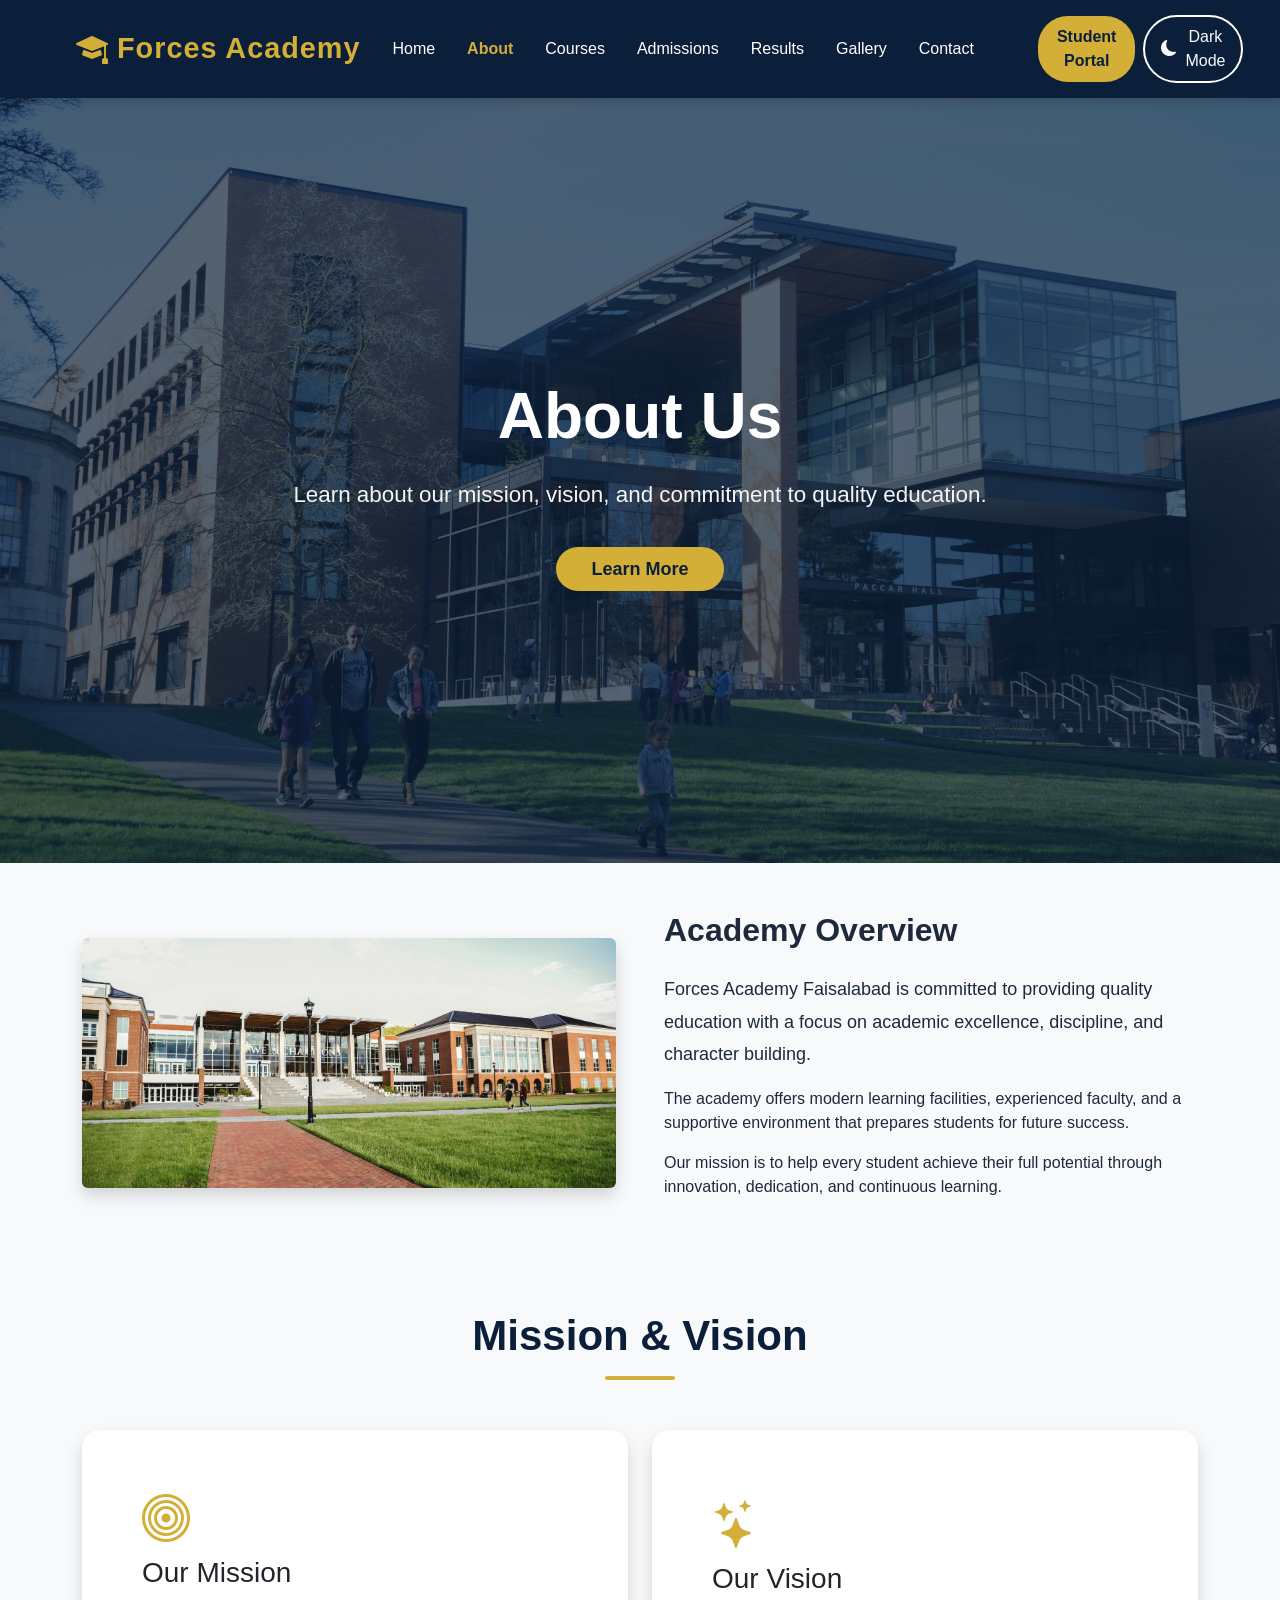
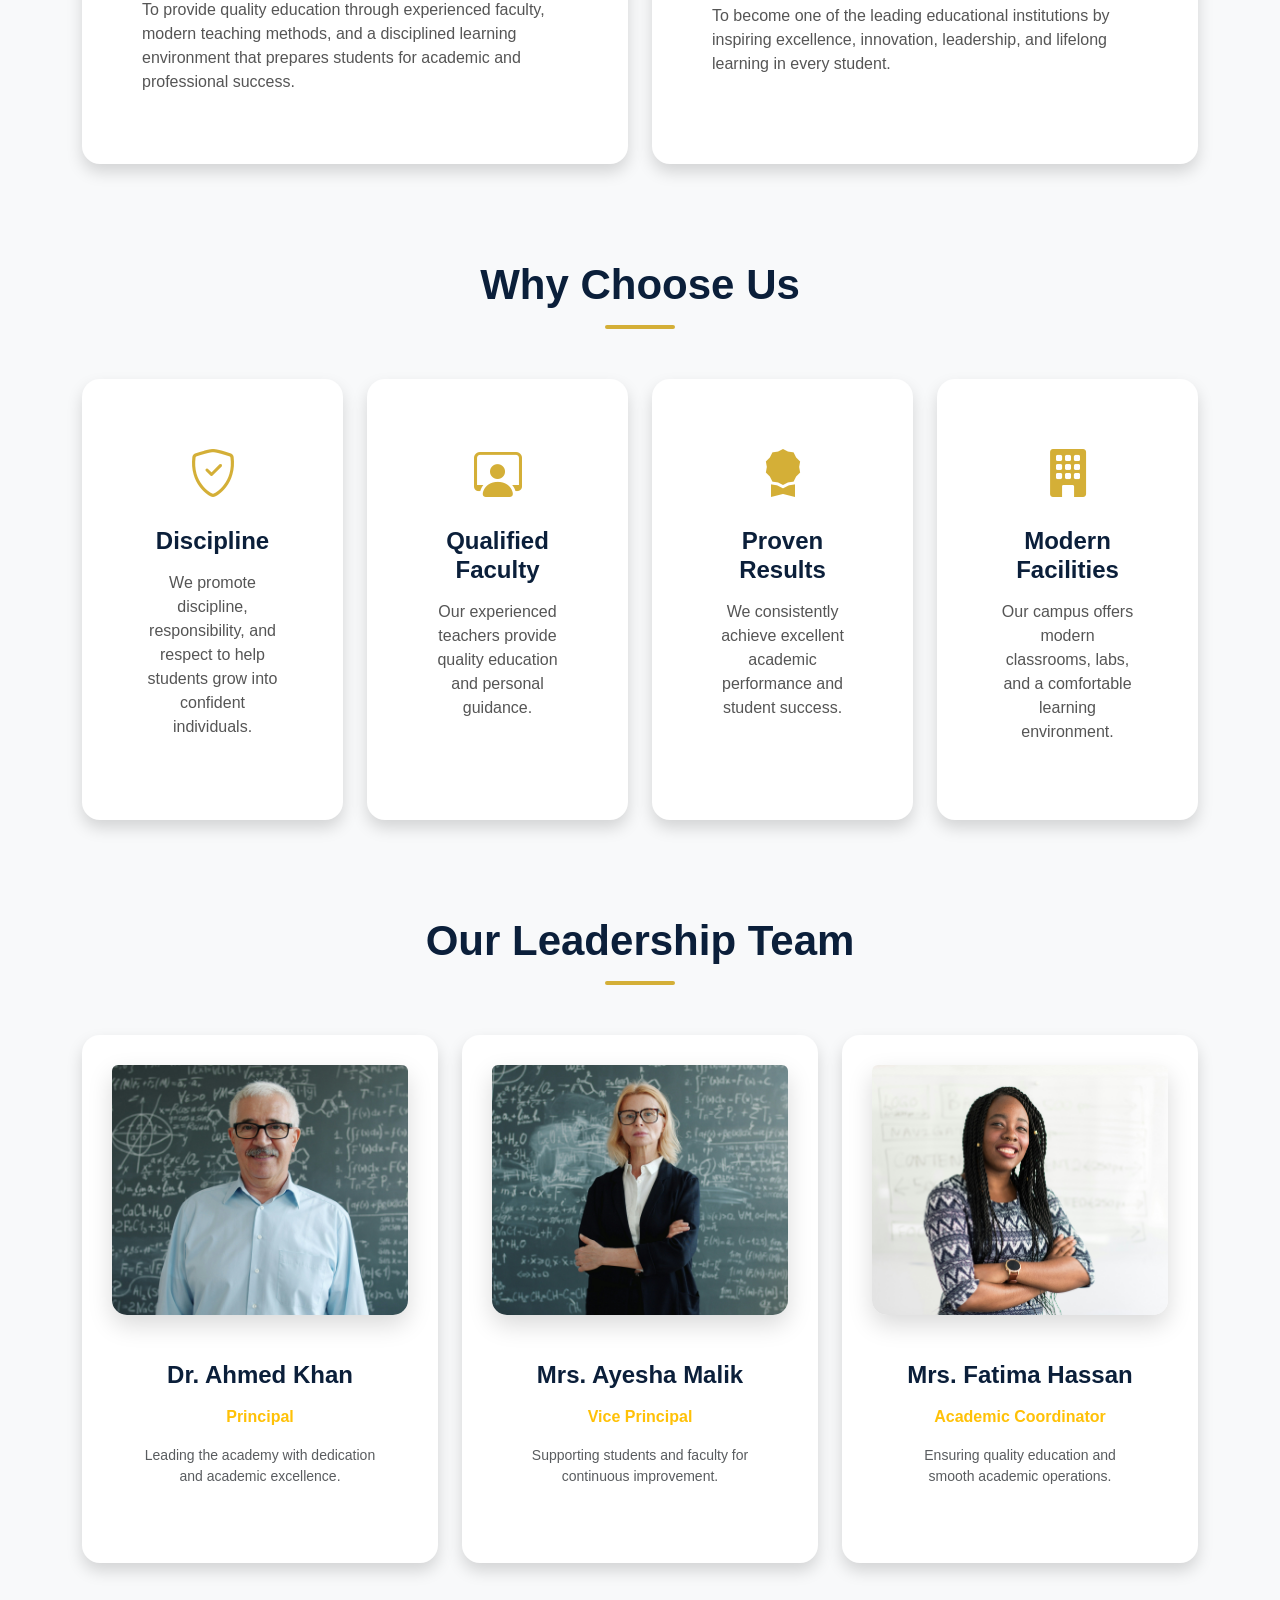
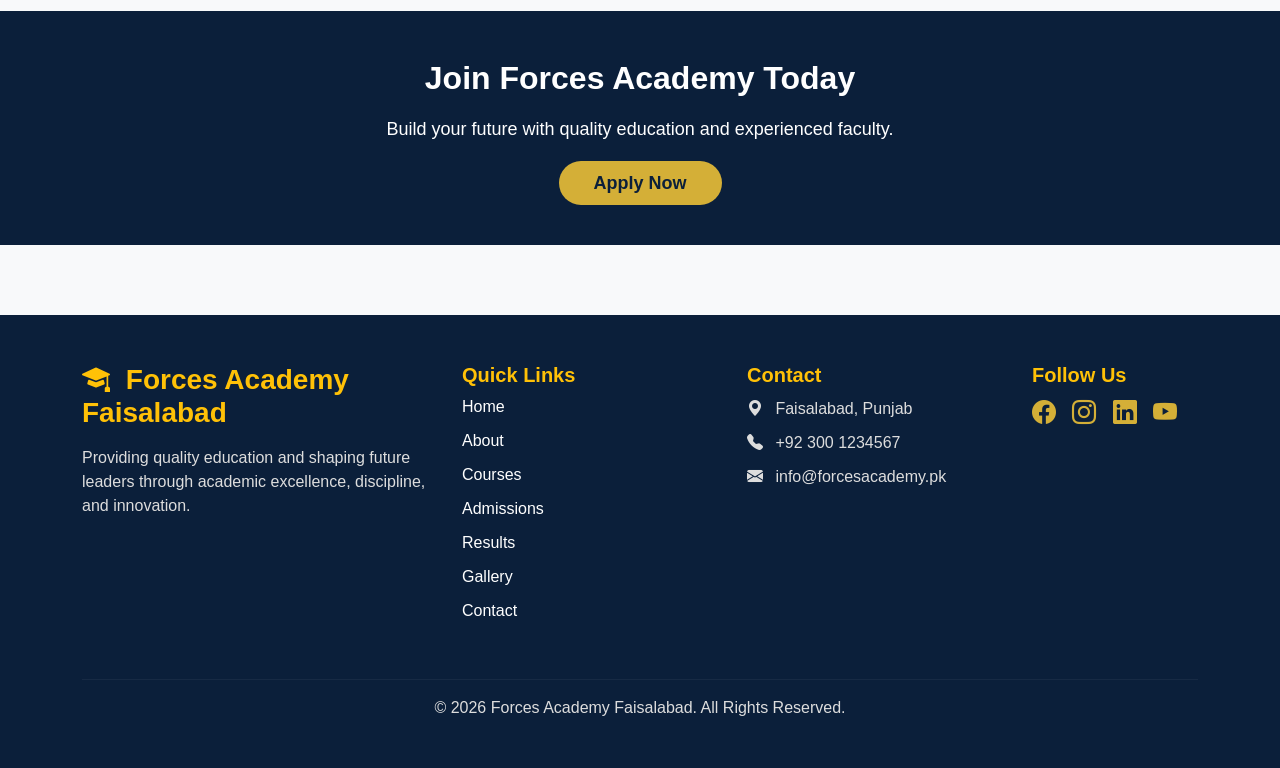
<file: about.html>
<!DOCTYPE html>
<html lang="en">

<head>
    <meta charset="UTF-8">
    <meta name="viewport" content="width=device-width, initial-scale=1.0">

    <title>About - Forces Academy Faisalabad</title>
    <link rel="icon" type="image/x-icon" href="favicon.ico">
    <meta name="description" content="Learn about Forces Academy Faisalabad, our mission, vision, experienced faculty, modern facilities, and commitment to quality education.">

<meta name="keywords" content="Forces Academy Faisalabad, about us, mission, vision, education, faculty">

<meta property="og:title" content="About Us - Forces Academy Faisalabad">
<meta property="og:description" content="Learn about Forces Academy Faisalabad, our mission, vision, faculty, and commitment to quality education.">

    <link href="https://cdn.jsdelivr.net/npm/bootstrap@5.3.7/dist/css/bootstrap.min.css" rel="stylesheet">
    <link rel="stylesheet" href="https://cdn.jsdelivr.net/npm/bootstrap-icons@1.11.3/font/bootstrap-icons.min.css">
    <link rel="stylesheet" href="css/style.css">
</head>

<body>
    <nav class="navbar navbar-expand-lg navbar-dark bg-primary">
    <div class="container">

     <a class="navbar-brand d-flex align-items-center" href="index.html">

    <i class="bi bi-mortarboard-fill me-2 navbar-logo-icon"></i>

    <span>Forces Academy</span>

</a>

        <button
            class="navbar-toggler"
            type="button"
            data-bs-toggle="collapse"
            data-bs-target="#navbar">

            <span class="navbar-toggler-icon"></span>

        </button>

        <div class="collapse navbar-collapse" id="navbar">

            <ul class="navbar-nav ms-auto align-items-center">

                <li class="nav-item">
                    <a class="nav-link" href="index.html">Home</a>
                </li>

                <li class="nav-item">
                    <a class="nav-link active" href="about.html">About</a>
                </li>

                <li class="nav-item">
                    <a class="nav-link" href="courses.html">Courses</a>
                </li>

                <li class="nav-item">
                    <a class="nav-link" href="admissions.html">Admissions</a>
                </li>

                <li class="nav-item">
                    <a class="nav-link" href="results.html">Results</a>
                </li>

                <li class="nav-item">
                    <a class="nav-link" href="gallery.html">Gallery</a>
                </li>

                <li class="nav-item">
                    <a class="nav-link" href="contact.html">Contact</a>
                </li>
<li class="nav-item ms-lg-5">
    <a class="btn hero-btn student-btn" href="https://forces-academy.infy.click/">
        Student Portal
    </a>
</li>
<li class="nav-item ms-2">
    <button id="darkModeToggle"
            class="btn btn-outline-light d-flex align-items-center gap-2 px-3 py-2 rounded-pill"
            type="button">
        <i class="bi bi-moon-fill" id="darkModeIcon"></i>
        <span id="darkModeText">Dark Mode</span>
    </button>
</li>
            </ul>

        </div>

    </div>
</nav>
<section class="hero">
    <div class="container text-center">

        <h1>About Us</h1>

        <p class="lead">
            Learn about our mission, vision, and commitment to quality education.
</p>
        <a href="#overview" class="hero-btn">
    Learn More
</a>

    </div>



</section>
<section id="overview" class="py-5">

<div class="container">

    <div class="row align-items-center g-5" id="overview">

        <div class="col-lg-6">

            <img src="images/about.jpg"
                 class="img-fluid rounded shadow"
                 alt="Forces Academy">

        </div>

        <div class="col-lg-6">

            <h2 class="fw-bold mb-4">
                Academy Overview
            </h2>

            <p class="lead">
                Forces Academy Faisalabad is committed to providing quality education with a focus on academic excellence, discipline, and character building.
            </p>

            <p>
                The academy offers modern learning facilities, experienced faculty, and a supportive environment that prepares students for future success.
            </p>

            <p>
                Our mission is to help every student achieve their full potential through innovation, dedication, and continuous learning.
            </p>

        </div>

    </div>

</div>

</section>

<section class="py-5 bg-light">

    <div class="container">

        <h2 class="text-center section-title">
            Mission & Vision
        </h2>

        <div class="row g-4">

            <div class="col-md-6">

                <div class="card shadow h-100">

                    <div class="card-body py-4">

                        <i class="bi bi-bullseye feature-icon"></i>

<h3>Our Mission</h3>

                        <p>
                            To provide quality education through experienced faculty, modern teaching methods, and a disciplined learning environment that prepares students for academic and professional success.
                        </p>

                    </div>

                </div>

            </div>

            <div class="col-md-6">

                <div class="card shadow h-100">

                    <div class="card-body">

                        <i class="bi bi-stars feature-icon"></i>

<h3>Our Vision</h3>

                        <p>
                            To become one of the leading educational institutions by inspiring excellence, innovation, leadership, and lifelong learning in every student.
                        </p>

                    </div>

                </div>

            </div>

        </div>

    </div>

</section>
<section class="py-5">

    <div class="container">

        <h2 class="text-center section-title">
            Why Choose Us
        </h2>

        <div class="row g-4">

            <div class="col-md-3">

                <div class="card shadow text-center h-100">

                    <div class="card-body">

                        <i class="bi bi-shield-check feature-icon"></i>

                        <h4 class="fw-bold mt-3">Discipline</h4>

                        <p>
                            We promote discipline, responsibility, and respect to help students grow into confident individuals.
                        </p>

                    </div>

                </div>

            </div>

            <div class="col-md-3">

                <div class="card shadow text-center h-100">

                    <div class="card-body">

                        <i class="bi bi-person-workspace feature-icon"></i>

                        <h4 class="fw-bold mt-3">Qualified Faculty</h4>

                        <p>
                            Our experienced teachers provide quality education and personal guidance.
                        </p>

                    </div>

                </div>

            </div>

            <div class="col-md-3">

                <div class="card shadow text-center h-100">

                    <div class="card-body">

                        <i class="bi bi-award-fill feature-icon"></i>

                        <h4 class="fw-bold mt-3">Proven Results</h4>

                        <p>
                            We consistently achieve excellent academic performance and student success.
                        </p>

                    </div>

                </div>

            </div>

            <div class="col-md-3">

                <div class="card shadow text-center h-100">

                    <div class="card-body">

                        <i class="bi bi-building-fill feature-icon"></i>

                        <h4 class="fw-bold mt-3">Modern Facilities</h4>

                        <p>
                            Our campus offers modern classrooms, labs, and a comfortable learning environment.
                        </p>

                    </div>

                </div>

            </div>

        </div>

    </div>

</section>
<section class="py-5 bg-light">

    <div class="container">

        <h2 class="text-center section-title">
            Our Leadership Team
        </h2>

        <div class="row g-4">

            <div class="col-md-4">

                <div class="card shadow text-center h-100">

                    <img src="images/principal.jpg"
                         class="img-fluid rounded-top"
                         alt="Principal">

                    <div class="card-body">

                        <h4 class="fw-bold mt-3">Dr. Ahmed Khan</h4>

                        <p class="text-warning fw-semibold">
                            Principal
                        </p>
<p class="small text-muted">
Leading the academy with dedication and academic excellence.
</p>
                    </div>

                </div>

            </div>

            <div class="col-md-4">

                <div class="card shadow text-center h-100">

                    <img src="images/vice-principal.jpg"
                         class="img-fluid rounded-top"
                         alt="Vice Principal">

                    <div class="card-body">

                        <h4 class="fw-bold mt-3">Mrs. Ayesha Malik</h4>

                        <p class="text-warning fw-semibold">
                            Vice Principal
                        </p>
<p class="small text-muted">
Supporting students and faculty for continuous improvement.
</p>
                    </div>

                </div>

            </div>

            <div class="col-md-4">

                <div class="card shadow text-center h-100">

                    <img src="images/coordinator.jpg"
                         class="img-fluid rounded-top"
                         alt="Academic Coordinator">

                    <div class="card-body">

                        <h4 class="fw-bold mt-3">Mrs. Fatima Hassan</h4>

                        <p class="text-warning fw-semibold">
                            Academic Coordinator
                        </p>
<p class="small text-muted">
Ensuring quality education and smooth academic operations.
</p>
                    </div>

                </div>

            </div>

        </div>

    </div>

</section>
<section class="stats-section py-5">

    <div class="container text-center">

        <h2 class="text-white fw-bold mb-3">
            Join Forces Academy Today
        </h2>

        <p class="text-white lead mb-4">
            Build your future with quality education and experienced faculty.
        </p>

        <a href="admissions.html" class="hero-btn">
            Apply Now
        </a>

    </div>

</section>
<footer class="footer py-5">

    <div class="container">

        <div class="row">

            <div class="col-lg-4 mb-4">

                <h3 class="text-warning fw-bold">
                    <i class="bi bi-mortarboard-fill me-2"></i>
                    Forces Academy Faisalabad
                </h3>

                <p class="mt-3">
                    Providing quality education and shaping future leaders through academic excellence, discipline, and innovation.
                </p>

            </div>

            <div class="col-lg-3 mb-4">

                <h5 class="text-warning fw-bold">
                    Quick Links
                </h5>

                <ul class="list-unstyled footer-links">

                    <li><a href="index.html">Home</a></li>
                    <li><a href="about.html">About</a></li>
                    <li><a href="courses.html">Courses</a></li>
                    <li><a href="admissions.html">Admissions</a></li>
                    <li><a href="results.html">Results</a></li>
                    <li><a href="gallery.html">Gallery</a></li>
                    <li><a href="contact.html">Contact</a></li>

                </ul>

            </div>

            <div class="col-lg-3 mb-4">

                <h5 class="text-warning fw-bold">
                    Contact
                </h5>

                <p>
                    <i class="bi bi-geo-alt-fill me-2"></i>
                    Faisalabad, Punjab
                </p>

                <p>
                    <i class="bi bi-telephone-fill me-2"></i>
                    +92 300 1234567
                </p>

                <p>
                    <i class="bi bi-envelope-fill me-2"></i>
                    info@forcesacademy.pk
                </p>

            </div>

            <div class="col-lg-2 mb-4">

                <h5 class="text-warning fw-bold">
                    Follow Us
                </h5>

                <a href="#" class="social-icon">
                    <i class="bi bi-facebook"></i>
                </a>

                <a href="#" class="social-icon">
                    <i class="bi bi-instagram"></i>
                </a>

                <a href="#" class="social-icon">
                    <i class="bi bi-linkedin"></i>
                </a>

                <a href="#" class="social-icon">
                    <i class="bi bi-youtube"></i>
                </a>

            </div>

        </div>

        <hr>

        <p class="text-center mb-0">

            © 2026 Forces Academy Faisalabad. All Rights Reserved.

        </p>

    </div>

</footer>
<button id="backToTop" title="Go to top">
    ↑
</button>
<script src="js/main.js"></script>
<script src="https://cdn.jsdelivr.net/npm/bootstrap@5.3.7/dist/js/bootstrap.bundle.min.js"></script>
</body>

</html>
</file>
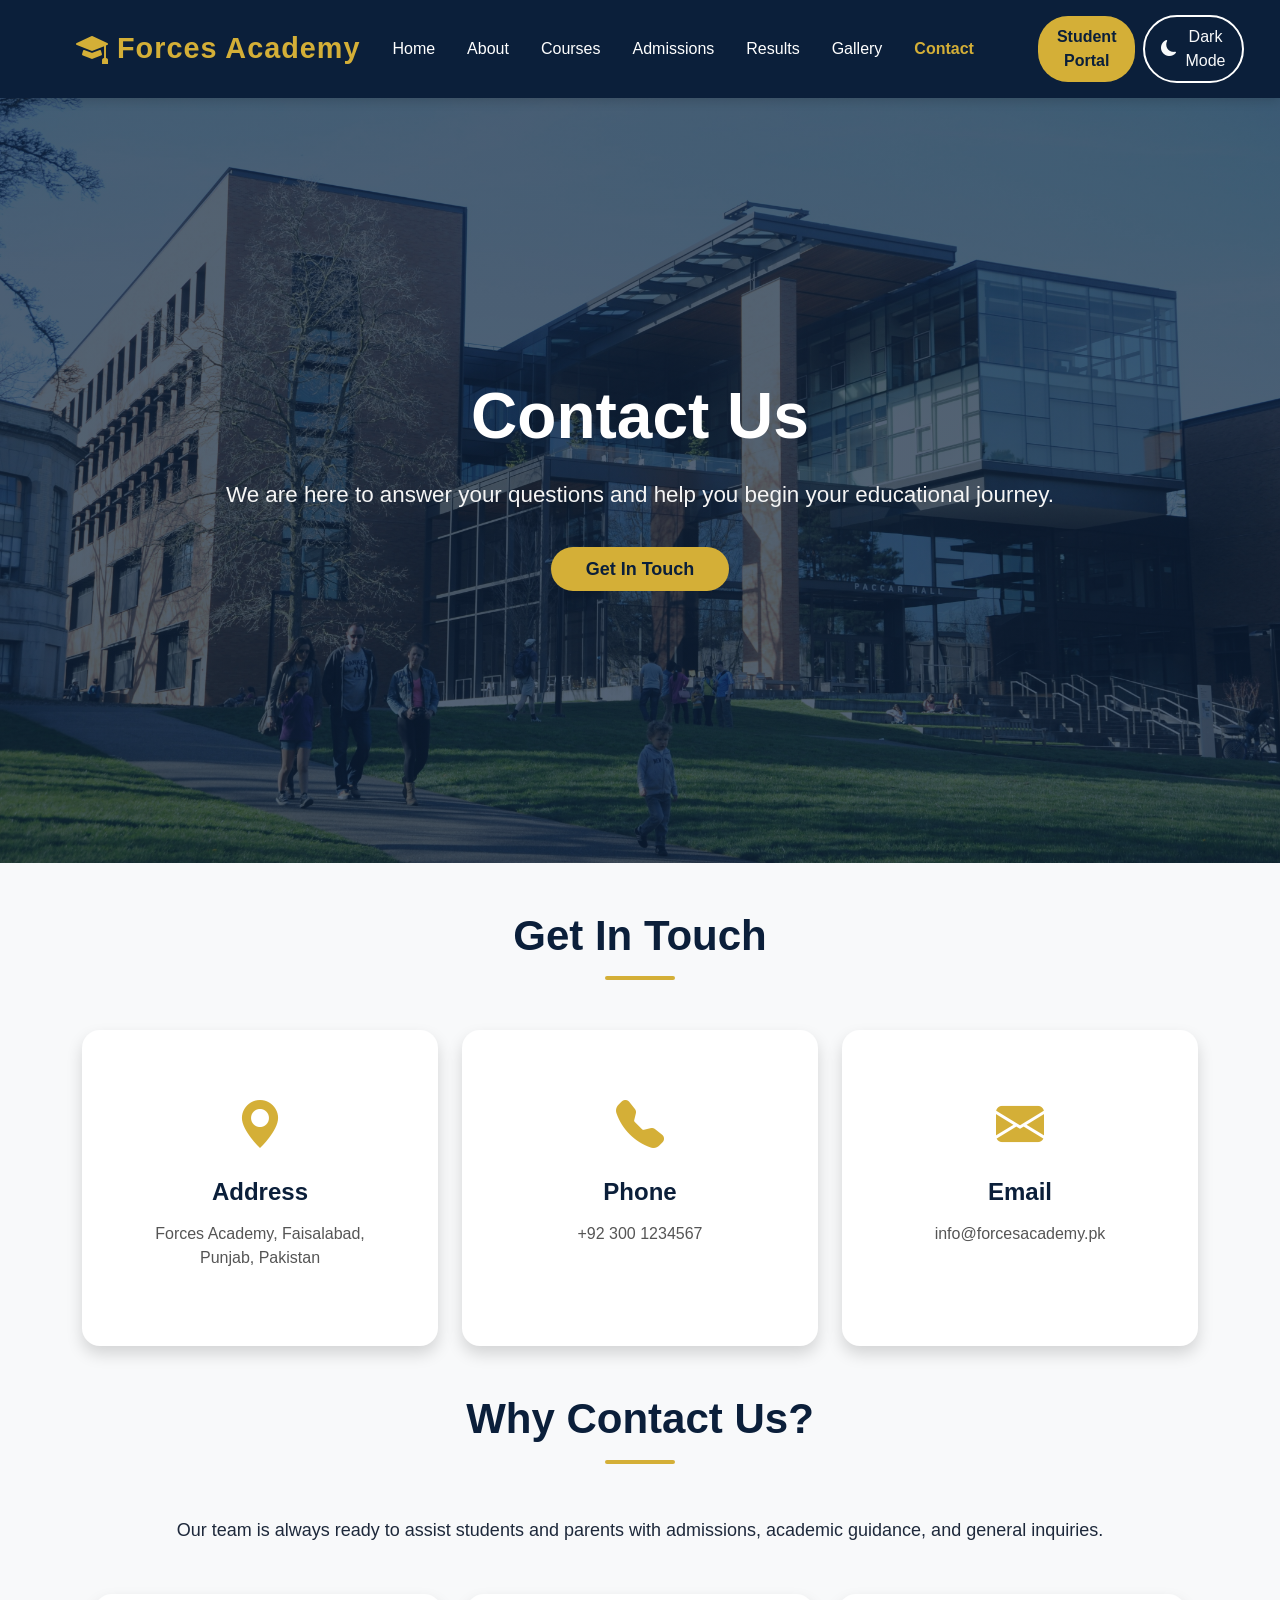
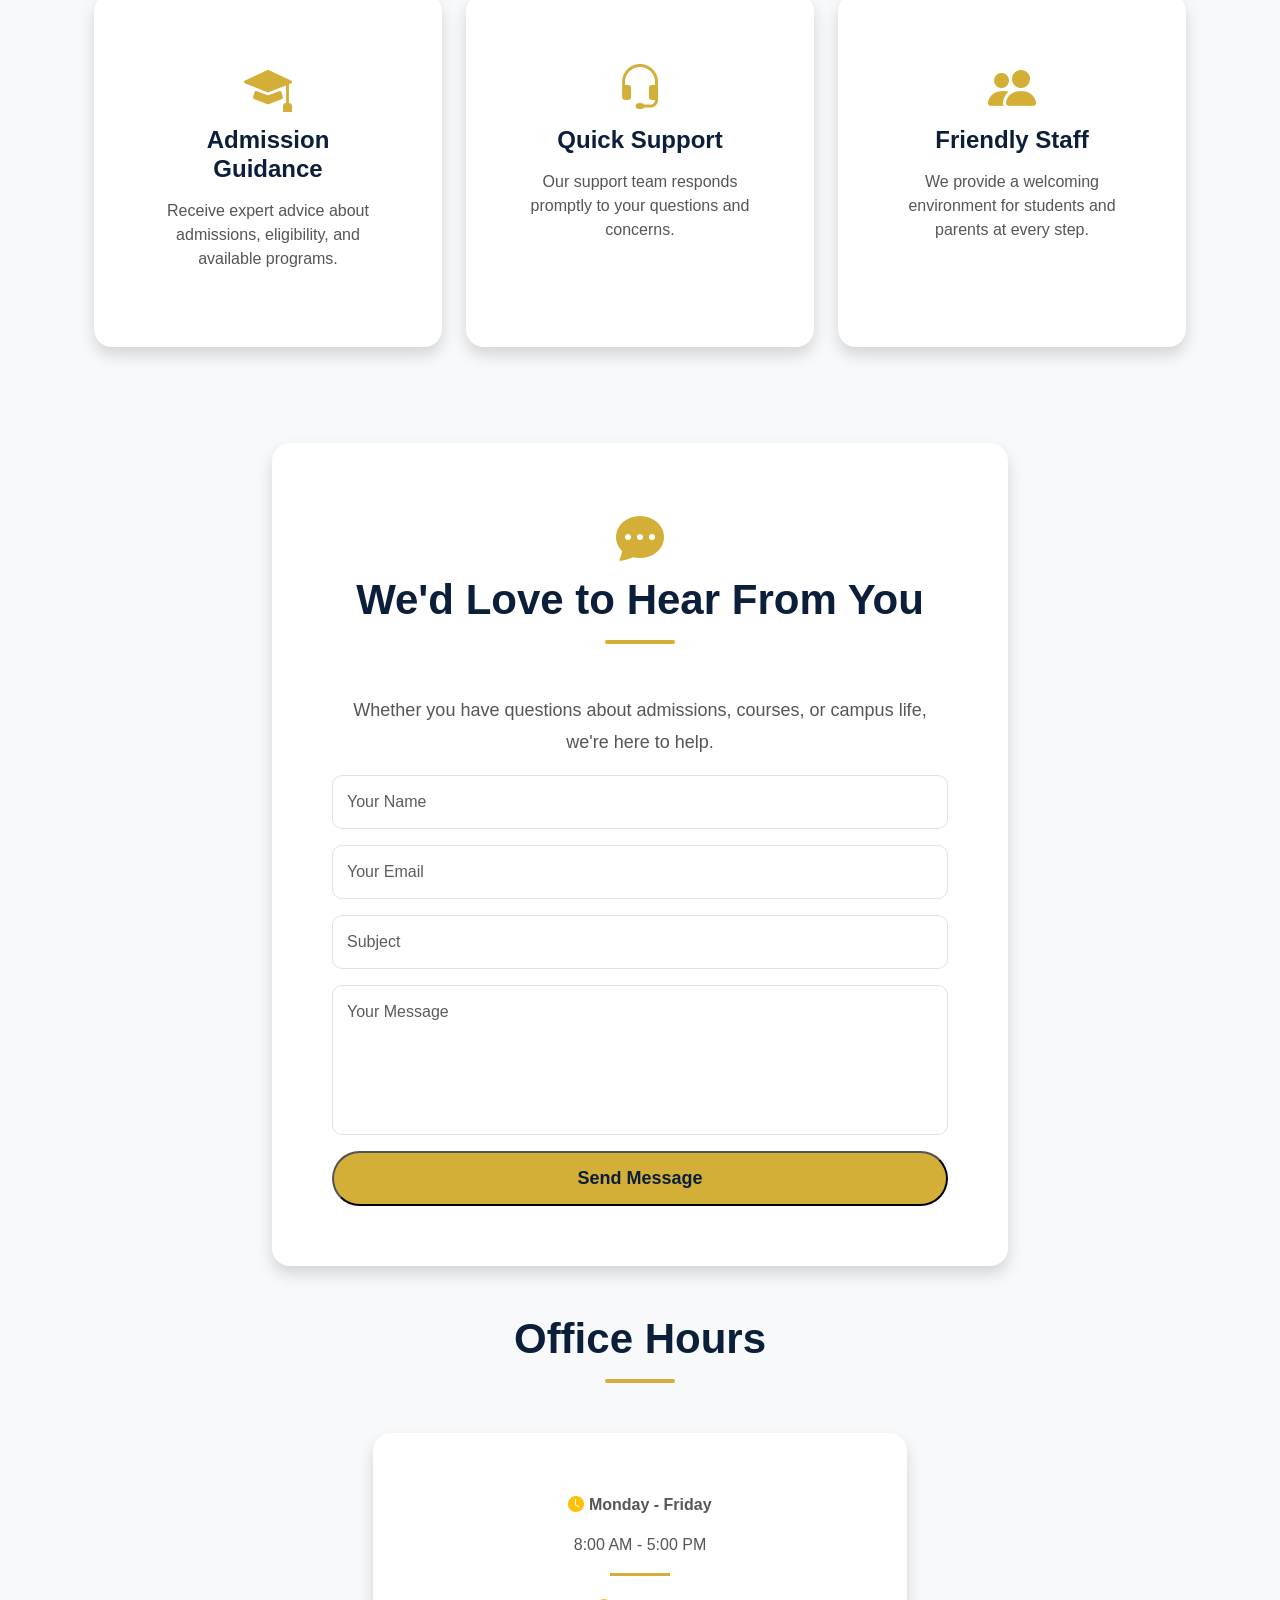
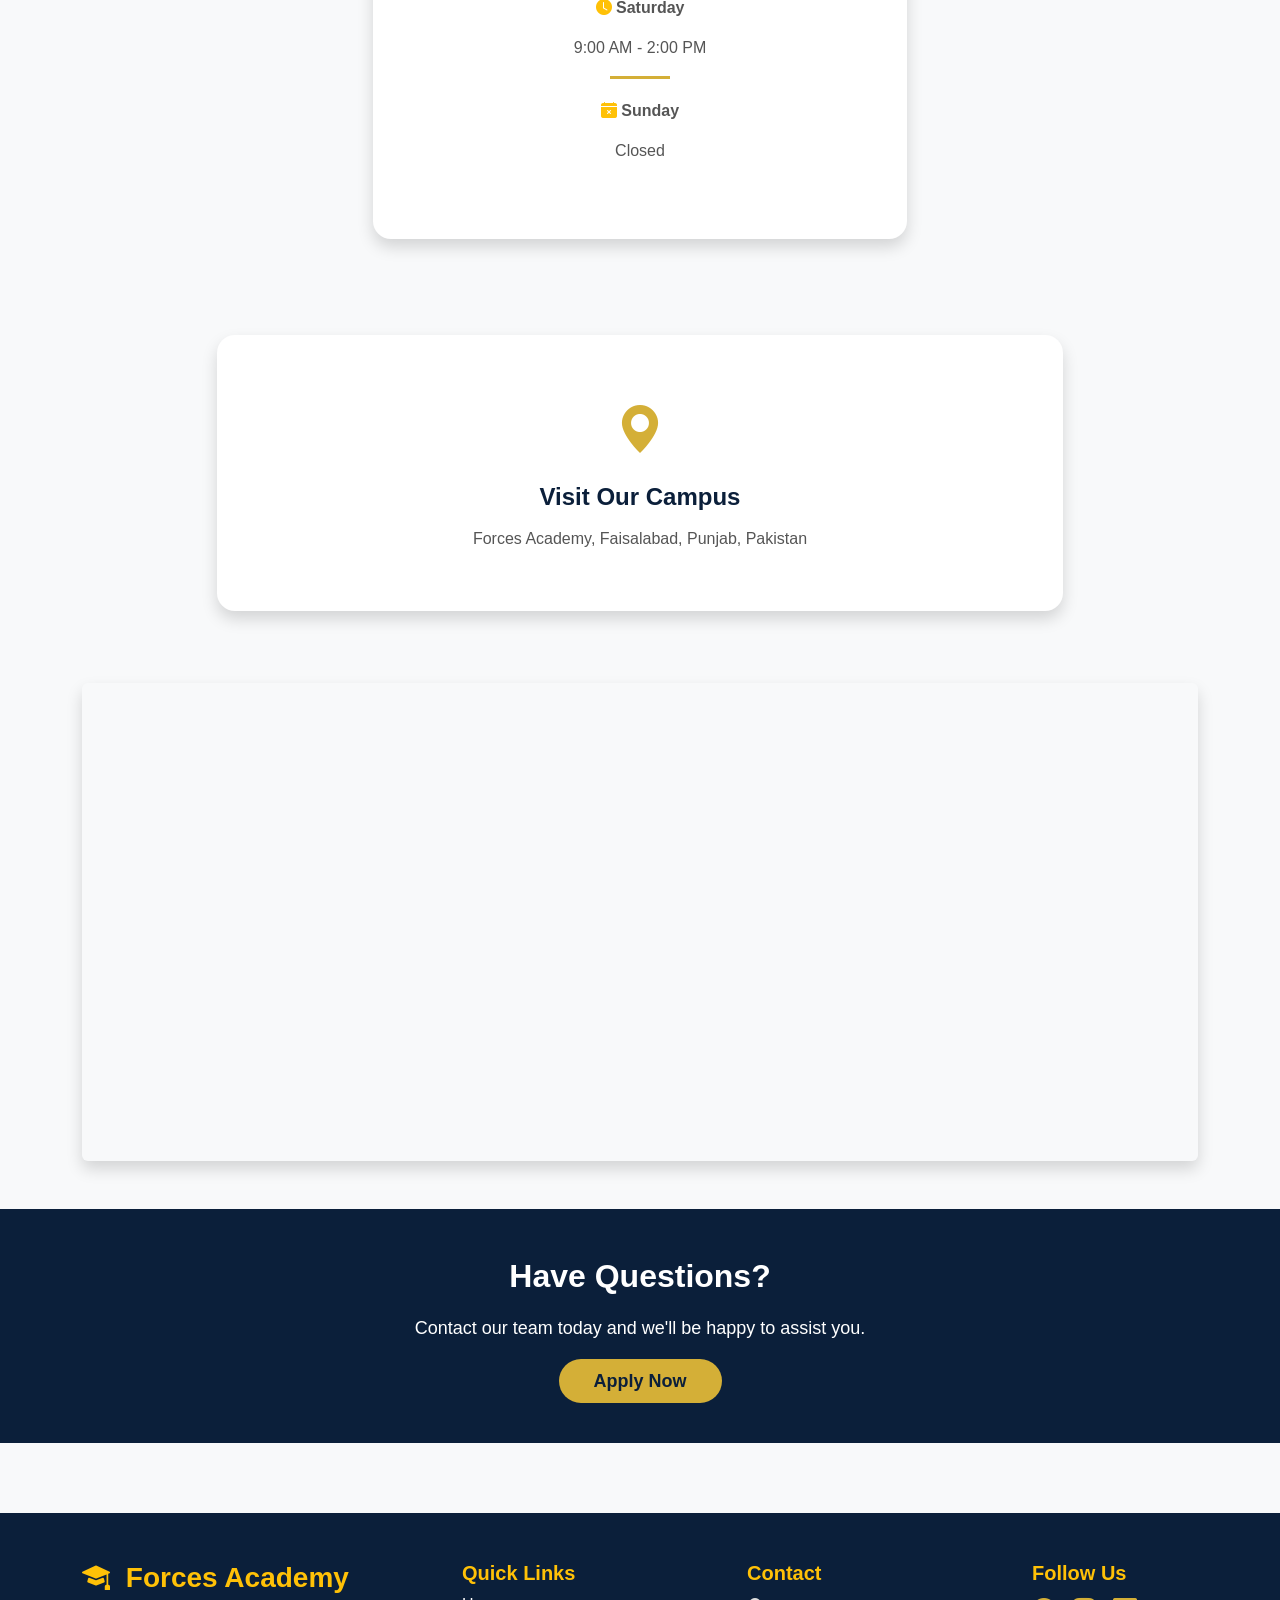
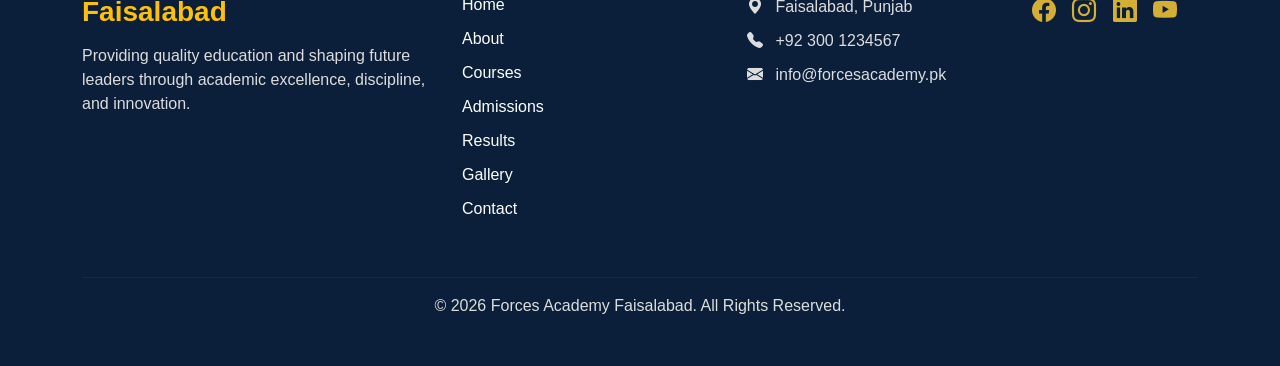
<file: contact.html>
<!DOCTYPE html>
<html lang="en">

<head>

<meta charset="UTF-8">
<meta name="viewport" content="width=device-width, initial-scale=1.0">

<title>Contact - Forces Academy Faisalabad</title>
<link rel="icon" type="image/x-icon" href="favicon.ico">
<meta name="description" content="Learn about Forces Academy Faisalabad, our mission, vision, experienced faculty, modern facilities, and commitment to quality education.">

<meta name="keywords" content="Forces Academy Faisalabad, about us, mission, vision, education, faculty">

<meta property="og:title" content="About Us - Forces Academy Faisalabad">
<meta property="og:description" content="Learn about Forces Academy Faisalabad, our mission, vision, faculty, and commitment to quality education.">

<link href="https://cdn.jsdelivr.net/npm/bootstrap@5.3.7/dist/css/bootstrap.min.css" rel="stylesheet">
<link rel="stylesheet" href="https://cdn.jsdelivr.net/npm/bootstrap-icons@1.11.3/font/bootstrap-icons.min.css">
<link rel="stylesheet" href="css/style.css">

</head>

<body>
    <nav class="navbar navbar-expand-lg navbar-dark bg-primary">
    <div class="container">

     <a class="navbar-brand d-flex align-items-center" href="index.html">

    <i class="bi bi-mortarboard-fill me-2 navbar-logo-icon"></i>

    <span>Forces Academy</span>

</a>

        <button
            class="navbar-toggler"
            type="button"
            data-bs-toggle="collapse"
            data-bs-target="#navbar">

            <span class="navbar-toggler-icon"></span>

        </button>

        <div class="collapse navbar-collapse" id="navbar">

            <ul class="navbar-nav ms-auto align-items-center">

                <li class="nav-item">
                    <a class="nav-link" href="index.html">Home</a>
                </li>

                <li class="nav-item">
                    <a class="nav-link" href="about.html">About</a>
                </li>

                <li class="nav-item">
                    <a class="nav-link" href="courses.html">Courses</a>
                </li>

                <li class="nav-item">
                    <a class="nav-link" href="admissions.html">Admissions</a>
                </li>

                <li class="nav-item">
                    <a class="nav-link" href="results.html">Results</a>
                </li>

                <li class="nav-item">
                    <a class="nav-link" href="gallery.html">Gallery</a>
                </li>

                <li class="nav-item">
                    <a class="nav-link active" href="contact.html">Contact</a>
                </li>
<li class="nav-item ms-lg-5">
    <a class="btn hero-btn student-btn" href="https://forces-academy.infy.click/" target="_blank">
        Student Portal
    </a>
</li>
<li class="nav-item ms-2">
    <button id="darkModeToggle"
            class="btn btn-outline-light d-flex align-items-center gap-2 px-3 py-2 rounded-pill"
            type="button">
        <i class="bi bi-moon-fill" id="darkModeIcon"></i>
        <span id="darkModeText">Dark Mode</span>
    </button>
</li>
            </ul>

        </div>

    </div>
</nav>
<section class="hero">

<div class="container text-center">

<h1>Contact Us</h1>

<p class="lead">

We are here to answer your questions and help you begin your educational journey.

</p>

<a href="#contact" class="hero-btn">

Get In Touch

</a>

</div>

</section>
<section class="py-5" id="contact">

<div class="container">

<h2 class="text-center section-title">

Get In Touch

</h2>

<div class="row g-4">
    <div class="col-md-4">

    <div class="card h-100 shadow text-center">

        <div class="card-body">

            <i class="bi bi-geo-alt-fill feature-icon"></i>

            <h4 class="fw-bold mt-3">Address</h4>

            <p>
                Forces Academy, Faisalabad, Punjab, Pakistan
            </p>

        </div>

    </div>

</div>

<div class="col-md-4">

    <div class="card h-100 shadow text-center">

        <div class="card-body">

            <i class="bi bi-telephone-fill feature-icon"></i>

            <h4 class="fw-bold mt-3">Phone</h4>

            <p>
                +92 300 1234567
            </p>

        </div>

    </div>

</div>

<div class="col-md-4">

    <div class="card h-100 shadow text-center">

        <div class="card-body">

            <i class="bi bi-envelope-fill feature-icon"></i>

            <h4 class="fw-bold mt-3">Email</h4>

            <p>
                info@forcesacademy.pk
            </p>

        </div>

    </div>

</div>

</div>
<section class="py-5 bg-light">

<div class="container">

    <h2 class="text-center section-title">
        Why Contact Us?
    </h2>

    <p class="text-center lead mb-5">
        Our team is always ready to assist students and parents with admissions, academic guidance, and general inquiries.
    </p>

    <div class="row g-4">

        <div class="col-md-4">

            <div class="card shadow text-center h-100">

                <div class="card-body">

                    <i class="bi bi-mortarboard-fill feature-icon"></i>

                    <h4 class="fw-bold">
                        Admission Guidance
                    </h4>

                    <p>
                        Receive expert advice about admissions, eligibility, and available programs.
                    </p>

                </div>

            </div>

        </div>

        <div class="col-md-4">

            <div class="card shadow text-center h-100">

                <div class="card-body">

                    <i class="bi bi-headset feature-icon"></i>

                    <h4 class="fw-bold">
                        Quick Support
                    </h4>

                    <p>
                        Our support team responds promptly to your questions and concerns.
                    </p>

                </div>

            </div>

        </div>

        <div class="col-md-4">

            <div class="card shadow text-center h-100">

                <div class="card-body">

                    <i class="bi bi-people-fill feature-icon"></i>

                    <h4 class="fw-bold">
                        Friendly Staff
                    </h4>

                    <p>
                        We provide a welcoming environment for students and parents at every step.
                    </p>

                </div>

            </div>

        </div>

    </div>

</div>

</section>
<div class="row mt-5">

    <div class="col-lg-8 mx-auto">

        <div class="card shadow">

            <div class="card-body">

<div class="text-center mb-3">

<i class="bi bi-chat-dots-fill feature-icon"></i>

<h2 class="section-title">
    We'd Love to Hear From You
</h2>

<p class="lead">
    Whether you have questions about admissions, courses, or campus life, we're here to help.
</p>

</div>

                <form id="contactForm" novalidate>

                    <div class="mb-3">

                        <input type="text"
       id="name"
       class="form-control"
       placeholder="Your Name"
       required>
                    </div>

                    <div class="mb-3">

                      <input type="email"
       id="email"
       class="form-control"
       placeholder="Your Email"
       required>
                    </div>

                    <div class="mb-3">

                     <input type="text"
       id="subject"
       class="form-control"
       placeholder="Subject"
       required>

                    </div>

                    <div class="mb-3">

                    <textarea id="message"
          class="form-control"
          rows="5"
          placeholder="Your Message"
          required></textarea>
                    </div>

                    <div class="d-grid">

                       <button type="submit" class="hero-btn">
    Send Message
</button>

                    </div>

                </form>

            </div>

        </div>

    </div>

</div>
<section class="py-5">

    <div class="container">

        <h2 class="text-center section-title">

            Office Hours

        </h2>

        <div class="row justify-content-center">

            <div class="col-lg-6">

                <div class="card shadow">

                    <div class="card-body text-center">

                        <p>
    <i class="bi bi-clock-fill text-warning"></i>
    <strong> Monday - Friday</strong>
</p>
                        <p>8:00 AM - 5:00 PM</p>

                        <hr>

                        <p>
    <i class="bi bi-clock-fill text-warning"></i>
    <strong> Saturday</strong>
</p>
                        <p>9:00 AM - 2:00 PM</p>

                        <hr>

                        <p>
    <i class="bi bi-calendar-x-fill text-warning"></i>
    <strong> Sunday</strong>
</p>
                        <p>Closed</p>

                    </div>

                </div>

            </div>

        </div>

    </div>

</section>
</div>

</section>
<div class="row justify-content-center mb-4">

    <div class="col-lg-8">

        <div class="card shadow text-center">

            <div class="card-body">

                <i class="bi bi-geo-alt-fill feature-icon"></i>

                <h4 class="fw-bold mt-3">
                    Visit Our Campus
                </h4>

                <p class="mb-0">
                    Forces Academy, Faisalabad, Punjab, Pakistan
                </p>

            </div>

        </div>

    </div>

</div>
<section class="py-5 bg-light">

    <div class="container">


        <div class="ratio ratio-21x9 shadow rounded">

            <iframe
                src="https://www.google.com/maps?q=Forces+Academy+Faisalabad&output=embed"
                style="border:0;"
                allowfullscreen=""
                loading="lazy">
            </iframe>

        </div>

    </div>

</section>
<section class="stats-section py-5">

    <div class="container text-center">

        <h2 class="text-white fw-bold mb-3">

            Have Questions?

        </h2>

        <p class="text-white lead mb-4">

            Contact our team today and we'll be happy to assist you.

        </p>

        <a href="admissions.html" class="hero-btn">

            Apply Now

        </a>

    </div>

</section>
<footer class="footer py-5">

    <div class="container">

        <div class="row">

            <div class="col-lg-4 mb-4">

                <h3 class="text-warning fw-bold">
                    <i class="bi bi-mortarboard-fill me-2"></i>
                    Forces Academy Faisalabad
                </h3>

                <p class="mt-3">
                    Providing quality education and shaping future leaders through academic excellence, discipline, and innovation.
                </p>

            </div>

            <div class="col-lg-3 mb-4">

                <h5 class="text-warning fw-bold">
                    Quick Links
                </h5>

                <ul class="list-unstyled footer-links">

                    <li><a href="index.html">Home</a></li>
                    <li><a href="about.html">About</a></li>
                    <li><a href="courses.html">Courses</a></li>
                    <li><a href="admissions.html">Admissions</a></li>
                    <li><a href="results.html">Results</a></li>
                    <li><a href="gallery.html">Gallery</a></li>
                    <li><a href="contact.html">Contact</a></li>

                </ul>

            </div>

            <div class="col-lg-3 mb-4">

                <h5 class="text-warning fw-bold">
                    Contact
                </h5>

                <p>
                    <i class="bi bi-geo-alt-fill me-2"></i>
                    Faisalabad, Punjab
                </p>

                <p>
                    <i class="bi bi-telephone-fill me-2"></i>
                    +92 300 1234567
                </p>

                <p>
                    <i class="bi bi-envelope-fill me-2"></i>
                    info@forcesacademy.pk
                </p>

            </div>

            <div class="col-lg-2 mb-4">

                <h5 class="text-warning fw-bold">
                    Follow Us
                </h5>

                <a href="#" class="social-icon">
                    <i class="bi bi-facebook"></i>
                </a>

                <a href="#" class="social-icon">
                    <i class="bi bi-instagram"></i>
                </a>

                <a href="#" class="social-icon">
                    <i class="bi bi-linkedin"></i>
                </a>

                <a href="#" class="social-icon">
                    <i class="bi bi-youtube"></i>
                </a>

            </div>

        </div>

        <hr>

        <p class="text-center mb-0">

            © 2026 Forces Academy Faisalabad. All Rights Reserved.

        </p>

    </div>

</footer>
<button id="backToTop" title="Go to top">
    ↑
</button>
    <script src="https://cdn.jsdelivr.net/npm/bootstrap@5.3.7/dist/js/bootstrap.bundle.min.js"></script>

    <script src="js/main.js"></script>
    <script src="https://cdn.jsdelivr.net/npm/bootstrap@5.3.7/dist/js/bootstrap.bundle.min.js"></script>
</body>

</html>
</file>
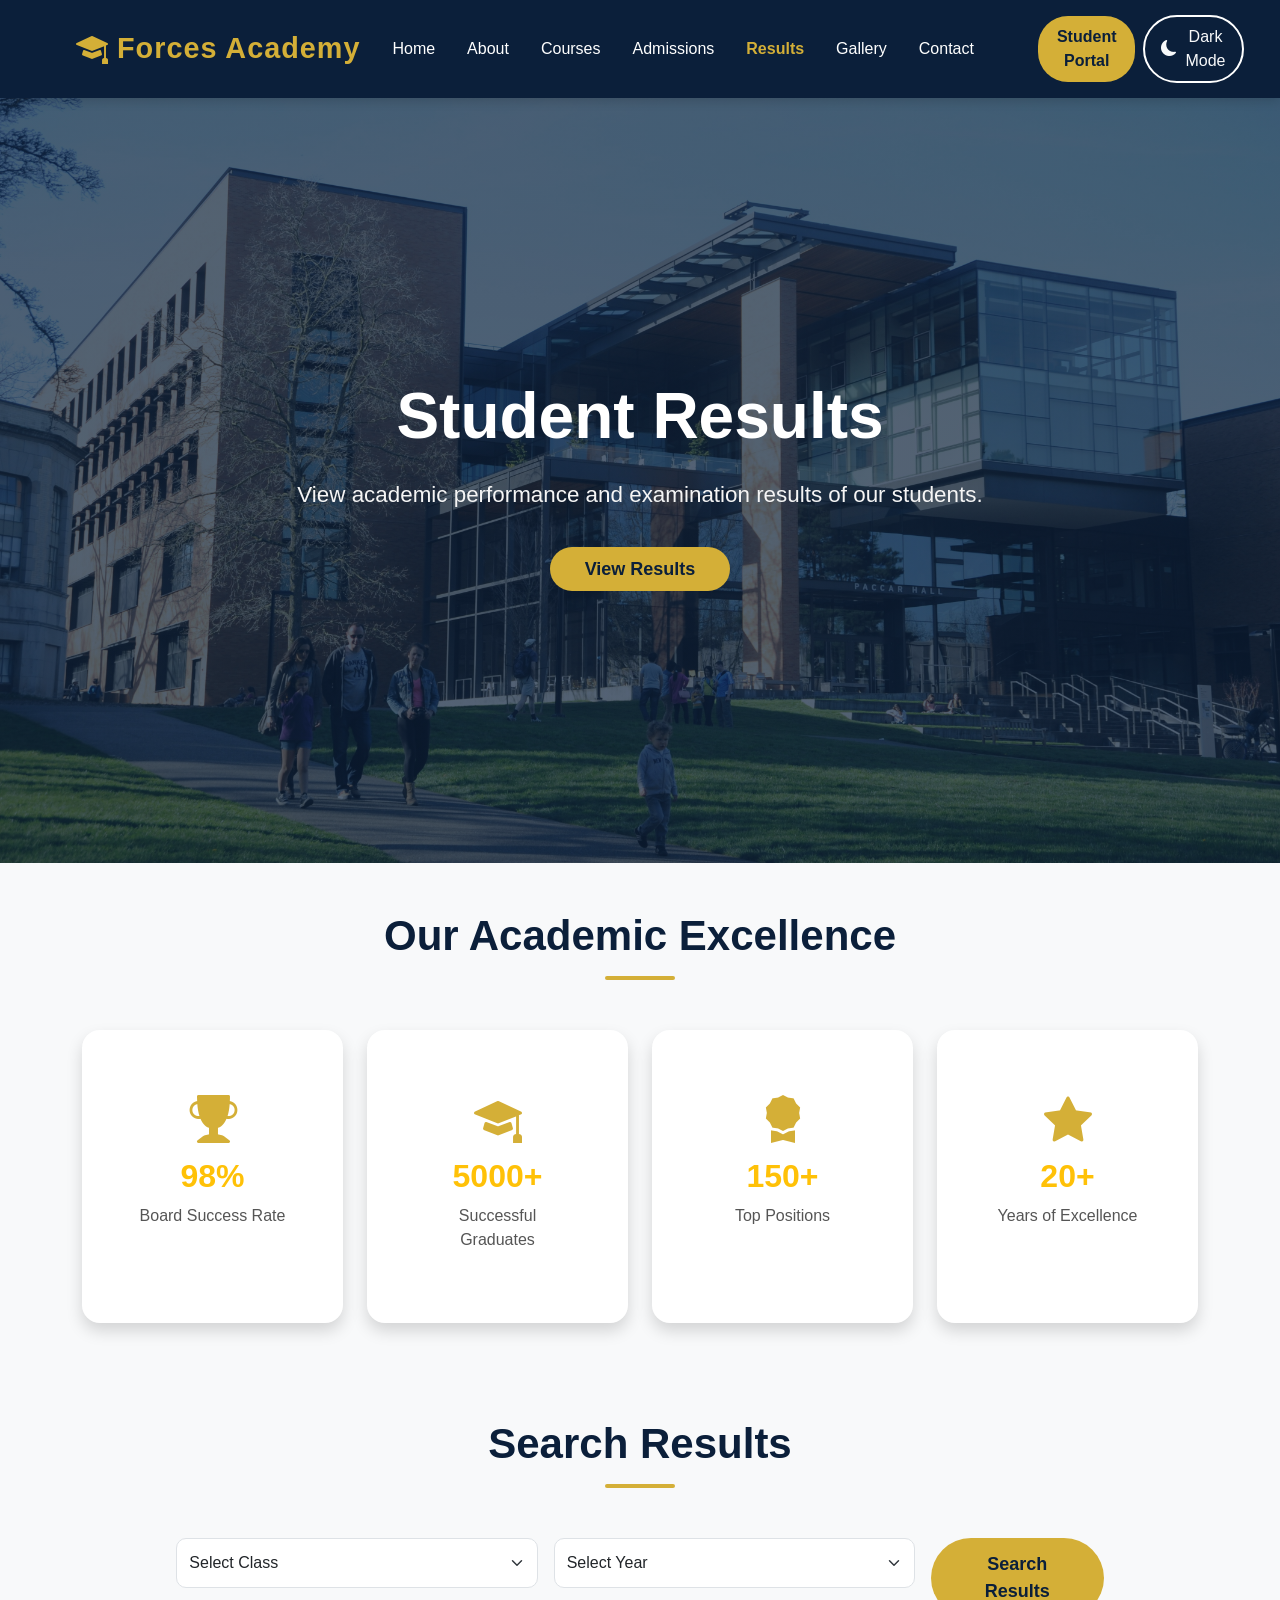
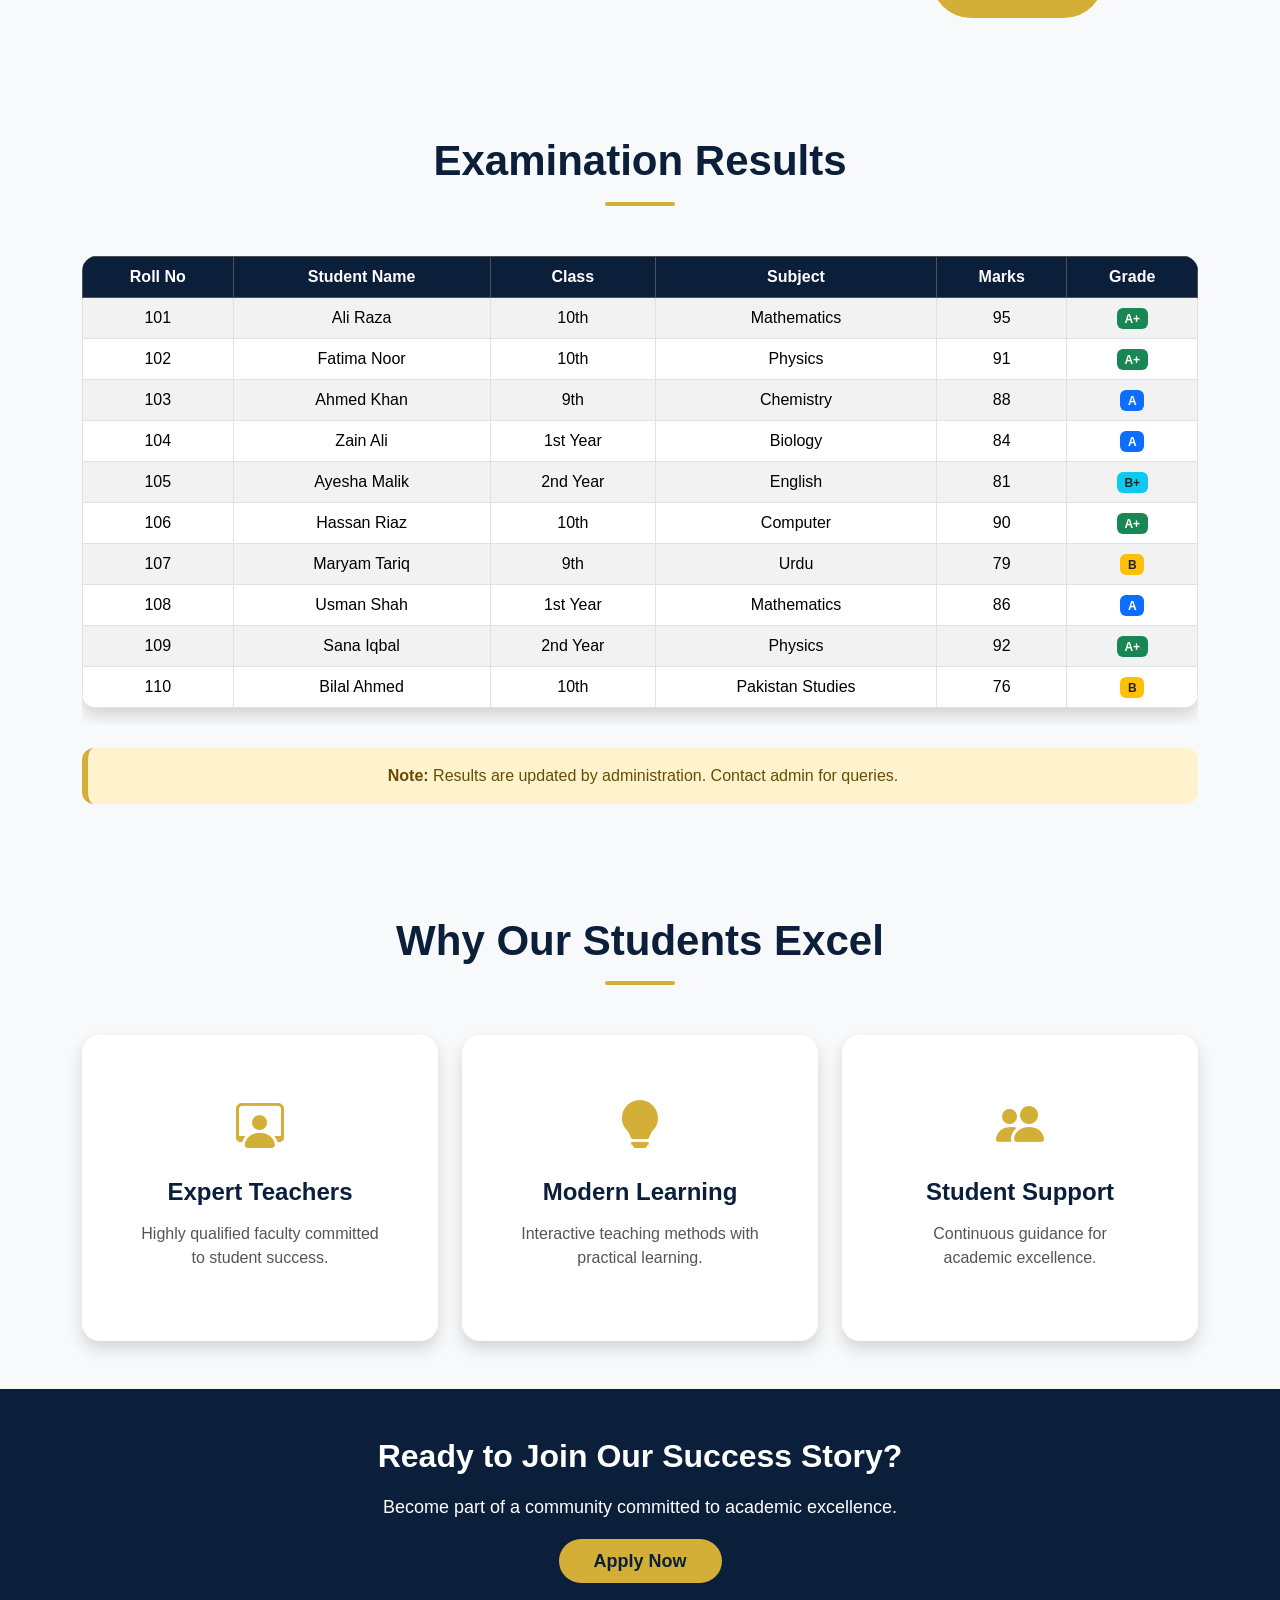
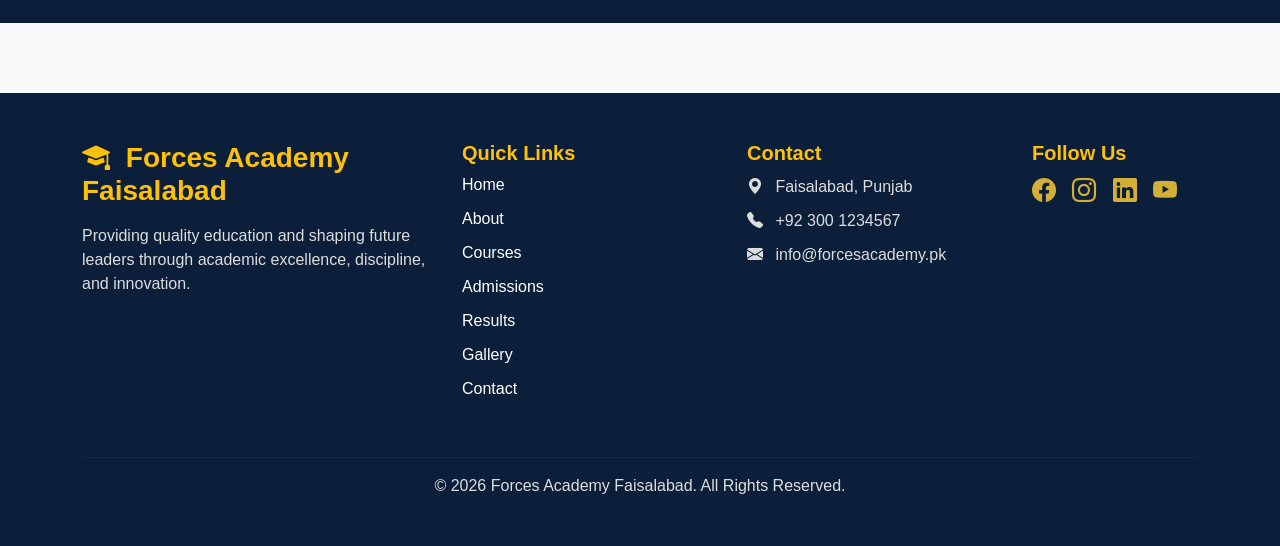
<file: results.html>
<!DOCTYPE html>
<html lang="en">

<head>

    <meta charset="UTF-8">
    <meta name="viewport" content="width=device-width, initial-scale=1.0">

    <title>Results - Forces Academy Faisalabad</title>
    <link rel="icon" type="image/x-icon" href="favicon.ico">
<meta name="description" content="Learn about Forces Academy Faisalabad, our mission, vision, experienced faculty, modern facilities, and commitment to quality education.">

<meta name="keywords" content="Forces Academy Faisalabad, about us, mission, vision, education, faculty">

<meta property="og:title" content="About Us - Forces Academy Faisalabad">
<meta property="og:description" content="Learn about Forces Academy Faisalabad, our mission, vision, faculty, and commitment to quality education.">
    <link href="https://cdn.jsdelivr.net/npm/bootstrap@5.3.7/dist/css/bootstrap.min.css" rel="stylesheet">
<link rel="stylesheet" href="https://cdn.jsdelivr.net/npm/bootstrap-icons@1.11.3/font/bootstrap-icons.min.css">
    <link rel="stylesheet" href="css/style.css">

</head>

<body>
    <nav class="navbar navbar-expand-lg navbar-dark bg-primary">
    <div class="container">

           <a class="navbar-brand d-flex align-items-center" href="index.html">

    <i class="bi bi-mortarboard-fill me-2 navbar-logo-icon"></i>

    <span>Forces Academy</span>

</a>

        <button
            class="navbar-toggler"
            type="button"
            data-bs-toggle="collapse"
            data-bs-target="#navbar">

            <span class="navbar-toggler-icon"></span>

        </button>

        <div class="collapse navbar-collapse" id="navbar">

            <ul class="navbar-nav ms-auto align-items-center">

                <li class="nav-item">
                    <a class="nav-link" href="index.html">Home</a>
                </li>

                <li class="nav-item">
                    <a class="nav-link" href="about.html">About</a>
                </li>

                <li class="nav-item">
                    <a class="nav-link" href="courses.html">Courses</a>
                </li>

                <li class="nav-item">
                    <a class="nav-link" href="admissions.html">Admissions</a>
                </li>

                <li class="nav-item">
                    <a class="nav-link active" href="results.html">Results</a>
                </li>

                <li class="nav-item">
                    <a class="nav-link" href="gallery.html">Gallery</a>
                </li>

                <li class="nav-item">
                    <a class="nav-link" href="contact.html">Contact</a>
                </li>
<li class="nav-item ms-lg-5">
    <a class="btn hero-btn student-btn" href="https://forces-academy.infy.click/">
        Student Portal
    </a>
</li>
<li class="nav-item ms-2">
    <button id="darkModeToggle"
            class="btn btn-outline-light d-flex align-items-center gap-2 px-3 py-2 rounded-pill"
            type="button">
        <i class="bi bi-moon-fill" id="darkModeIcon"></i>
        <span id="darkModeText">Dark Mode</span>
    </button>
</li>
            </ul>

        </div>

    </div>
</nav>
<section class="hero">

    <div class="container text-center">

        <h1>Student Results</h1>

        <p class="lead">
            View academic performance and examination results of our students.
        </p>

        <a href="#results" class="hero-btn">
            View Results
        </a>

    </div>

</section>
<section class="py-5 bg-light">

<div class="container">

<h2 class="text-center section-title">

Our Academic Excellence

</h2>

<div class="row g-4">

<div class="col-md-3">

<div class="card shadow h-100 text-center course-card">

<div class="card-body">

<i class="bi bi-trophy-fill feature-icon"></i>

<h2 class="text-warning fw-bold">

98%

</h2>

<p>Board Success Rate</p>

</div>

</div>

</div>

<div class="col-md-3">

<div class="card shadow h-100 text-center course-card">

<div class="card-body">

<i class="bi bi-mortarboard-fill feature-icon"></i>

<h2 class="text-warning fw-bold">

5000+

</h2>

<p>Successful Graduates</p>

</div>

</div>

</div>

<div class="col-md-3">

<div class="card shadow h-100 text-center course-card">

<div class="card-body">

<i class="bi bi-award-fill feature-icon"></i>

<h2 class="text-warning fw-bold">

150+

</h2>

<p>Top Positions</p>

</div>

</div>

</div>

<div class="col-md-3">

<div class="card shadow h-100 text-center course-card">

<div class="card-body">

<i class="bi bi-star-fill feature-icon"></i>

<h2 class="text-warning fw-bold">

20+

</h2>

<p>Years of Excellence</p>

</div>

</div>

</div>

</div>

</div>

</section>
<section class="py-5">

    <div class="container">

        <h2 class="text-center section-title">
            Search Results
        </h2>

        <div class="row g-3 justify-content-center">

            <div class="col-md-4">
                <select class="form-select">
                    <option>Select Class</option>
                    <option>9th</option>
                    <option>10th</option>
                    <option>1st Year</option>
                    <option>2nd Year</option>
                </select>
            </div>

            <div class="col-md-4">
                <select class="form-select">
                    <option>Select Year</option>
                    <option>2026</option>
                    <option>2025</option>
                    <option>2024</option>
                </select>
            </div>

            <div class="col-md-2 d-grid">
                <button class="btn hero-btn w-100">
                   Search Results
                 </button>
            </div>

        </div>

    </div>

</section>
<section class="pb-5" id="results">

    <div class="container">

        <h2 class="text-center section-title">
            Examination Results
        </h2>
<div class="table-responsive">

    <table class="table table-hover table-striped table-bordered align-middle text-center shadow">

        <thead class="table-dark">

            <tr>

                <th>Roll No</th>
                <th>Student Name</th>
                <th>Class</th>
                <th>Subject</th>
                <th>Marks</th>
                <th>Grade</th>

            </tr>

        </thead>

        <tbody>

            <tr>
                <td>101</td>
                <td>Ali Raza</td>
                <td>10th</td>
                <td>Mathematics</td>
                <td>95</td>
                <td><span class="badge bg-success">A+</span></td>
            </tr>

            <tr>
                <td>102</td>
                <td>Fatima Noor</td>
                <td>10th</td>
                <td>Physics</td>
                <td>91</td>
                <td><span class="badge bg-success">A+</span></td>
            </tr>

            <tr>
                <td>103</td>
                <td>Ahmed Khan</td>
                <td>9th</td>
                <td>Chemistry</td>
                <td>88</td>
                <td><span class="badge bg-primary">A</span></td>
            </tr>

            <tr>
                <td>104</td>
                <td>Zain Ali</td>
                <td>1st Year</td>
                <td>Biology</td>
                <td>84</td>
                <td><span class="badge bg-primary">A</span></td>
            </tr>

            <tr>
                <td>105</td>
                <td>Ayesha Malik</td>
                <td>2nd Year</td>
                <td>English</td>
                <td>81</td>
                <td><span class="badge bg-info text-dark">B+</span></td>
            </tr>

            <tr>
                <td>106</td>
                <td>Hassan Riaz</td>
                <td>10th</td>
                <td>Computer</td>
                <td>90</td>
                <td><span class="badge bg-success">A+</span></td>
            </tr>

            <tr>
                <td>107</td>
                <td>Maryam Tariq</td>
                <td>9th</td>
                <td>Urdu</td>
                <td>79</td>
                <td><span class="badge bg-warning text-dark">B</span></td>
            </tr>

            <tr>
                <td>108</td>
                <td>Usman Shah</td>
                <td>1st Year</td>
                <td>Mathematics</td>
                <td>86</td>
                <td><span class="badge bg-primary">A</span></td>
            </tr>

            <tr>
                <td>109</td>
                <td>Sana Iqbal</td>
                <td>2nd Year</td>
                <td>Physics</td>
                <td>92</td>
                <td><span class="badge bg-success">A+</span></td>
            </tr>

            <tr>
                <td>110</td>
                <td>Bilal Ahmed</td>
                <td>10th</td>
                <td>Pakistan Studies</td>
                <td>76</td>
                <td><span class="badge bg-warning text-dark">B</span></td>
            </tr>

        </tbody>

    </table>

</div>

<div class="alert alert-warning mt-4 text-center">

    <strong>Note:</strong>

    Results are updated by administration. Contact admin for queries.

</div>

</div>

</section>   
<section class="py-5 bg-light">

<div class="container">

<h2 class="text-center section-title">

Why Our Students Excel

</h2>

<div class="row g-4">

<div class="col-md-4">

<div class="card shadow h-100 text-center course-card">

<div class="card-body">

<i class="bi bi-person-workspace feature-icon"></i>

<h4 class="fw-bold mt-3">

Expert Teachers

</h4>

<p>

Highly qualified faculty committed to student success.

</p>

</div>

</div>

</div>

<div class="col-md-4">

<div class="card shadow h-100 text-center course-card">

<div class="card-body">

<i class="bi bi-lightbulb-fill feature-icon"></i>

<h4 class="fw-bold mt-3">

Modern Learning

</h4>

<p>

Interactive teaching methods with practical learning.

</p>

</div>

</div>

</div>

<div class="col-md-4">

<div class="card shadow h-100 text-center course-card">

<div class="card-body">

<i class="bi bi-people-fill feature-icon"></i>

<h4 class="fw-bold mt-3">

Student Support

</h4>

<p>

Continuous guidance for academic excellence.

</p>

</div>

</div>

</div>

</div>

</div>

</section> 
<section class="stats-section py-5">

<div class="container text-center">

<h2 class="text-white fw-bold mb-3">

Ready to Join Our Success Story?

</h2>

<p class="text-white lead mb-4">

Become part of a community committed to academic excellence.

</p>

<a href="admissions.html" class="hero-btn">

Apply Now

</a>

</div>

</section>
<footer class="footer py-5">

    <div class="container">

        <div class="row">

            <div class="col-lg-4 mb-4">

                <h3 class="text-warning fw-bold">
                    <i class="bi bi-mortarboard-fill me-2"></i>
                    Forces Academy Faisalabad
                </h3>

                <p class="mt-3">
                    Providing quality education and shaping future leaders through academic excellence, discipline, and innovation.
                </p>

            </div>

            <div class="col-lg-3 mb-4">

                <h5 class="text-warning fw-bold">
                    Quick Links
                </h5>

                <ul class="list-unstyled footer-links">

                    <li><a href="index.html">Home</a></li>
                    <li><a href="about.html">About</a></li>
                    <li><a href="courses.html">Courses</a></li>
                    <li><a href="admissions.html">Admissions</a></li>
                    <li><a href="results.html">Results</a></li>
                    <li><a href="gallery.html">Gallery</a></li>
                    <li><a href="contact.html">Contact</a></li>

                </ul>

            </div>

            <div class="col-lg-3 mb-4">

                <h5 class="text-warning fw-bold">
                    Contact
                </h5>

                <p>
                    <i class="bi bi-geo-alt-fill me-2"></i>
                    Faisalabad, Punjab
                </p>

                <p>
                    <i class="bi bi-telephone-fill me-2"></i>
                    +92 300 1234567
                </p>

                <p>
                    <i class="bi bi-envelope-fill me-2"></i>
                    info@forcesacademy.pk
                </p>

            </div>

            <div class="col-lg-2 mb-4">

                <h5 class="text-warning fw-bold">
                    Follow Us
                </h5>

                <a href="#" class="social-icon">
                    <i class="bi bi-facebook"></i>
                </a>

                <a href="#" class="social-icon">
                    <i class="bi bi-instagram"></i>
                </a>

                <a href="#" class="social-icon">
                    <i class="bi bi-linkedin"></i>
                </a>

                <a href="#" class="social-icon">
                    <i class="bi bi-youtube"></i>
                </a>

            </div>

        </div>

        <hr>

        <p class="text-center mb-0">

            © 2026 Forces Academy Faisalabad. All Rights Reserved.

        </p>

    </div>

</footer>
<button id="backToTop" title="Go to top">
    ↑
</button>
    <script src="https://cdn.jsdelivr.net/npm/bootstrap@5.3.7/dist/js/bootstrap.bundle.min.js"></script>

    <script src="js/main.js"></script>
    <script src="https://cdn.jsdelivr.net/npm/bootstrap@5.3.7/dist/js/bootstrap.bundle.min.js"></script>
</body>
</html>
</file>
<file: css/style.css>
html{

    scroll-behavior:smooth;

}
*{
    margin: 0;
    padding: 0;
    box-sizing: border-box;
}

body{
    font-family: Arial, Helvetica, sans-serif;
    background-color: #F8F9FA;
    color: #1E293B;
}

/* ===========================
   NAVBAR
=========================== */

.navbar{
    background-color: #0B1F3A !important;
    padding: 15px 0;
    position: sticky;
    top: 0;
    z-index: 1000;
    box-shadow: 0 3px 10px rgba(0,0,0,0.15);
}

.navbar-brand{
    font-size: 1.8rem;
    font-weight: bold;
    color: #D4AF37 !important;
    letter-spacing: 1px;
}

.navbar-brand:hover{
    color: white !important;
}

.nav-link{
    color: white;
    font-weight: 500;
    padding: 0 16px !important;
}

.nav-link:hover{
    color: #D4AF37 !important;
}

.nav-link.active{
    color: #D4AF37 !important;
    font-weight: bold;
}

/* ===========================
   HERO SECTION
=========================== */

.hero{
    background:
    linear-gradient(rgba(11,31,58,0.70), rgba(11,31,58,0.70)),
    url("../images/hero.jpg");

    background-size: cover;
    background-position: center;
    min-height: 85vh;

    display: flex;
    align-items: center;
    justify-content: center;

    color: white;
    text-align: center;
}

.hero h1{
    font-size: 3.8rem;
    font-weight: 700;
    margin-bottom: 20px;
}

.hero .lead{
    font-size: 1.4rem;
    margin-bottom: 35px;
    color: #f1f1f1;
}

.hero-btn{
    background-color: #D4AF37;
    color: #0B1F3A !important;
    padding: 14px 35px;
    border-radius: 50px;
    font-size: 18px;
    font-weight: bold;
    text-decoration: none;
    transition: 0.3s;
}

.hero-btn:hover{
    background-color: white;
    color: #0B1F3A !important;
}

.hero h1{
    font-size: 4rem;
    font-weight: 800;
    margin-bottom: 20px;
    color: white;
}

.hero .lead{
    font-size: 1.4rem;
    color: #f5f5f5;
    margin-bottom: 40px;
}

.hero-btn{
    background-color: #D4AF37;
    color: #0B1F3A !important;
    padding: 12px 35px;
    border-radius: 50px;
    font-weight: bold;
    text-decoration: none;
    transition: 0.3s ease;
}

.hero-btn:hover{
    background-color: white;
    color: #0B1F3A !important;
}
/* ===========================
   FEATURE CARDS
=========================== */

.card{
    border: none;
    border-radius: 18px;
    transition: 0.35s ease;
    overflow: hidden;
}

.card:hover{
    transform: translateY(-12px);
    box-shadow: 0 18px 35px rgba(0,0,0,0.18) !important;
    border-bottom: 5px solid #D4AF37;
}

.card h4{
    color: #0B1F3A;
    font-weight: bold;
    margin-bottom: 15px;
}

.card p{
    color: #555;
}

.card{
    padding: 30px;
}
/* ===========================
   SECTION TITLE
=========================== */

.section-title{
    font-size: 2.8rem;
    font-weight: 800;
    color: #0B1F3A;
    margin-bottom: 60px;
    position: relative;
}

.section-title::after{
    content: "";
    width: 90px;
    height: 4px;
    background: #D4AF37;
    display: block;
    margin: 15px auto 0;
    border-radius: 20px;
}
.card hr{
    width: 60px;
    height: 3px;
    background: #D4AF37;
    border: none;
    margin: 15px auto 20px;
    opacity: 1;
}
/* ===========================
   FOOTER
=========================== */

footer{
    margin-top: 0;
}

footer h3{
    font-weight: 700;
}

footer p{
    margin-bottom: 10px;
    color: #ddd;
}
.hero{
    animation: fadeIn 1.2s ease;
}

@keyframes fadeIn{

    from{
        opacity:0;
        transform:translateY(30px);
    }

    to{
        opacity:1;
        transform:translateY(0);
    }

}

.card{
    cursor:pointer;
}

.card:hover{

    transform:translateY(-12px) scale(1.03);
    box-shadow:0 20px 40px rgba(0,0,0,0.18)!important;
    border-bottom:5px solid #D4AF37;

}
/* ===========================
   BUTTON HOVER
=========================== */

.hero-btn{

    transition:0.3s;

}

.hero-btn:hover{

    background:#ffffff;
    color:#0B1F3A;
    transform:scale(1.08);

}
.btn-outline-light{

    border:2px solid white;
    border-radius:50px;
    padding:12px 30px;
    transition:0.3s;

}

.btn-outline-light:hover{

    background:white;
    color:#0B1F3A;

}
/* ===========================
   STATISTICS
=========================== */

.stats-section{
    background-color: #0B1F3A;
    padding: 80px 0;
}

.stat-item h2{
    color: #D4AF37;
    font-size: 60px;
    font-weight: bold;
}

.stats-section p{
    color: #ffffff !important;
    font-size: 18px;
    font-weight: 500;
    margin-top: 10px;
}

.stats-section .col-md-3{
    transition:0.3s;
}

.stats-section .col-md-3:hover{
    transform:translateY(-8px);
}
.card-body h1{

    font-size:60px;
    margin-bottom:20px;

}

.card-body{

    padding:35px;

}
.card h6{

    color:#D4AF37;
    font-weight:bold;
    margin-top:20px;

}
.img-fluid{

    height:250px;
    width:100%;
    object-fit:cover;
    transition:0.3s;

}

.img-fluid:hover{

    transform:scale(1.03);

}
.img-fluid{

    border-radius:15px;
    box-shadow:0 10px 25px rgba(0,0,0,0.15);

}
.img-fluid:hover{

    transform:scale(1.05);
    cursor:pointer;

}
.section-title{

    font-size:42px;
    font-weight:700;
    color:#0B1F3A;
    margin-bottom:60px;
    position:relative;

}

.section-title::after{

    content:"";
    display:block;
    width:70px;
    height:4px;
    background:#D4AF37;
    margin:15px auto 0;
    border-radius:10px;

}
.card{

    border:none;
    border-radius:15px;
    transition:0.3s;

}

.card:hover{

    transform:translateY(-8px);
    box-shadow:0 15px 30px rgba(0,0,0,0.18);

}
footer{

    margin-top:70px;

}

footer h2{

    color:#D4AF37;
    font-weight:bold;

}

footer p{

    margin:10px 0;

}
.btn{

    transition:0.3s;

}

.btn:hover{

    transform:scale(1.05);

}
/* ===========================
ABOUT PAGE
=========================== */

.lead{
    font-size:18px;
    line-height:1.8;
}

.card{
    border-radius:18px;
}

.card-body{
    padding:30px;
}

.card img{
    height:250px;
    object-fit:cover;
}

.card:hover{
    transform:translateY(-10px);
}

section{
    padding-top:70px;
    padding-bottom:70px;
}
/* ===========================
COURSES PAGE
=========================== */

.course-card img{
    height:220px;
    width:100%;
    object-fit:cover;
    border-radius:15px;
}

.course-card{
    transition:0.3s;
}

.course-card:hover{
    transform:translateY(-10px);
    box-shadow:0 18px 35px rgba(0,0,0,0.18);
}

.course-card .card-body{
    padding:25px;
}
.section-title{
    margin-bottom:50px;
}
.table{
    box-shadow:0 8px 20px rgba(0,0,0,.08);
    border-radius:10px;
    overflow:hidden;
}
.table th{
    background:#0B1F3A;
    color:white;
}
.accordion-button{
    font-weight:bold;
}

.accordion-button:not(.collapsed){
    background:#0B1F3A;
    color:white;
}

.accordion-body{
    background:#f8f9fa;
}
.btn-warning{
    padding:12px 30px;
    border-radius:30px;
    font-weight:bold;
}
/* ===========================
ADMISSIONS PAGE
=========================== */

/* Eligibility & Documents Tables */

.list-group{
    border-radius:15px;
    overflow:hidden;
    box-shadow:0 12px 25px rgba(0,0,0,0.08);
}

.list-group-item{
    padding:18px 22px;
    font-size:17px;
    border-color:#e8e8e8;
    transition:0.3s;
}

.list-group-item:hover{
    background:#FFF8E6;
    padding-left:28px;
}

/* Better section headings */

.admission-heading{
    margin-bottom:35px;
    text-align:center;
}

.admission-heading::after{
    content:"";
    display:block;
    width:80px;
    height:4px;
    background:#D4AF37;
    margin:15px auto 0;
    border-radius:20px;
}
/* ===========================
RESULTS PAGE
=========================== */

.table{
    border-radius:15px;
    overflow:hidden;
}

.table th{
    background:#0B1F3A !important;
    color:white;
    font-weight:bold;
}

.table td{
    vertical-align:middle;
}

.form-select{
    padding:12px;
    border-radius:10px;
}

.form-select:focus{
    border-color:#D4AF37;
    box-shadow:0 0 0 .25rem rgba(212,175,55,.25);
}

.alert-warning{
    border:none;
    border-left:6px solid #D4AF37;
    border-radius:12px;
}
/* ===========================
GALLERY PAGE
=========================== */

.gallery-img{
    width:100%;
    height:280px;
    object-fit:cover;
    border-radius:15px;
    transition:0.35s;
    box-shadow:0 10px 25px rgba(0,0,0,0.15);
}

.gallery-img:hover{
    transform:scale(1.05);
    cursor:pointer;
    box-shadow:0 20px 40px rgba(0,0,0,0.25);
}
/* ===========================
CONTACT PAGE
=========================== */

.form-control{
    padding:14px;
    border-radius:10px;
}

.form-control:focus{
    border-color:#D4AF37;
    box-shadow:0 0 0 .25rem rgba(212,175,55,.25);
}

textarea{
    resize:none;
}
.page-hero{

    background: linear-gradient(rgba(11,31,58,.75),rgba(11,31,58,.75)),
    url("../images/hero.jpg");

    background-size: cover;

    background-position:center;

    color:white;

    text-align:center;

    padding:120px 0;

}

.page-hero h1{

    font-size:55px;

    font-weight:700;

}

.page-hero p{

    font-size:20px;

    margin-top:15px;

}
/* ===========================
   LIGHTBOX
=========================== */

.lightbox{
    display:none;
    position:fixed;
    top:0;
    left:0;
    width:100%;
    height:100%;
    background:rgba(0,0,0,.9);
    justify-content:center;
    align-items:center;
    z-index:9999;
}

.lightbox img{
    max-width:90%;
    max-height:90%;
    border-radius:15px;
    box-shadow:0 15px 40px rgba(0,0,0,.5);
}

.gallery-img{
    cursor:pointer;
    transition:.3s;
}

.gallery-img:hover{
    transform:scale(1.03);
}
/* ===========================
   FORM VALIDATION
=========================== */

.error {
    border: 2px solid #dc3545 !important;
}

.success {
    border: 2px solid #198754 !important;
}
.carousel-item{
    padding:20px 0;
}

.carousel-control-prev,
.carousel-control-next{
    width:5%;
}

.carousel-control-prev-icon,
.carousel-control-next-icon{
    background-color:#D4AF37;
    border-radius:50%;
    padding:18px;
}

#testimonialCarousel .card{
    min-height:260px;
    border:none;
}
/* ===========================
   BACK TO TOP BUTTON
=========================== */

#backToTop{

    position:fixed;
    bottom:30px;
    right:30px;

    width:50px;
    height:50px;

    border:none;
    border-radius:50%;

    background:#D4AF37;
    color:white;

    font-size:22px;
    font-weight:bold;

    cursor:pointer;

    display:none;

    z-index:9999;

    transition:.3s;

    box-shadow:0 8px 20px rgba(0,0,0,.25);

}

#backToTop:hover{

    background:#b8942d;

    transform:translateY(-4px);

}
.feature-icon{
    font-size: 3rem;
    color: #D4AF37;
    margin-bottom: 20px;
    transition: all .3s ease;
}

.card:hover .feature-icon{
    transform: scale(1.12);
}
.card{

    border:none;
    transition:.3s ease;

}

.card:hover{

    transform:translateY(-8px);

    box-shadow:0 18px 40px rgba(0,0,0,.18);

}
.footer{

    background:#0B1F3A;
    color:white;

}

.footer-links li{

    margin-bottom:10px;

}

.footer-links a{

    color:white;
    text-decoration:none;
    transition:.3s;

}

.footer-links a:hover{

    color:#D4AF37;
    padding-left:5px;

}

.social-icon{

    display:inline-block;
    color:#D4AF37;
    font-size:1.5rem;
    margin-right:12px;
    transition:.3s;

}

.social-icon:hover{

    color:white;
    transform:translateY(-3px);

}

.footer hr{

    border-color:rgba(255,255,255,.2);

}
.card{

    transition:.35s ease;

}

.card:hover{

    transform:translateY(-8px);
    box-shadow:0 18px 40px rgba(0,0,0,.18);

}
.counter{

    font-size:3rem;
    font-weight:800;
    color:#D4AF37;

}

.stats-section h5{

    letter-spacing:.5px;

}
.btn-outline-warning{

    border:2px solid #D4AF37;
    color:#D4AF37;
    font-weight:600;
    transition:.3s;

}

.btn-outline-warning:hover{

    background:#D4AF37;
    color:#0B1F3A;
    border-color:#D4AF37;

}
.student-btn{
    padding: 8px 18px;
    font-size: 16px;
    font-weight: 600;
    border-radius: 30px;
}
@media (max-width:768px){

    .navbar-brand{
        font-size:1.8rem;
    }

    .hero h1{
        font-size:2.8rem;
        line-height:1.2;
    }

    .hero .lead{
        font-size:1.2rem;
    }

    .hero-btn{
        padding:12px 30px;
    }

    .card{
        margin-bottom:15px;
    }
 .hero .mt-4{
        display: flex;
        flex-direction: column;
        align-items: center;
        gap: 15px;
    }

    .hero .mt-4 .btn{
        width: 250px;
        margin: 0 !important;
    }
}
.navbar-logo-icon{
    color:#D4AF37;
    font-size:2rem;
    margin-right:10px;
    margin-left:-6px;
}
body.dark-mode {
    background-color: #121212;
    color: #f5f5f5;
}

body.dark-mode .navbar {
    background-color: #000 !important;
}

body.dark-mode .card {
    background-color: #1e1e1e;
    color: #f5f5f5;
}

body.dark-mode section {
    background-color: #121212;
}

body.dark-mode a {
    color: #90caf9;
}

body.dark-mode footer {
    background-color: #000 !important;
}
/* Remove unwanted dots from navbar */
.navbar-nav .nav-item::before,
.navbar-nav .nav-item::after {
    display: none !important;
}

.navbar-nav {
    list-style: none !important;
    padding-left: 0 !important;
}
/* Remove unwanted dots from navbar */
.navbar-nav .nav-link::before,
.navbar-nav .nav-link::after,
.navbar-nav .nav-item::before,
.navbar-nav .nav-item::after {
    content: none !important;
    display: none !important;
}

.navbar-nav {
    list-style: none !important;
}

.navbar-nav .nav-item {
    list-style: none !important;
}
/* FINAL NAVBAR DOT FIX */
nav .navbar-nav > li::before,
nav .navbar-nav > li::after,
nav .navbar-nav > li > a::before,
nav .navbar-nav > li > a::after {
    content: "" !important;
    display: none !important;
}

nav .navbar-nav > li {
    list-style: none !important;
}
/* Fix navbar bullets on Home and About */
.navbar-nav {
    padding-left: 0 !important;
    margin-bottom: 0 !important;
}

.navbar-nav li {
    list-style-type: none !important;
    list-style: none !important;
}

.navbar-nav li::marker {
    content: "" !important;
    display: none !important;
}
/* ===== DARK MODE - FIX ALL WHITE SECTIONS ===== */

body.dark-mode,
body.dark-mode main,
body.dark-mode section {
    background-color: #121212 !important;
    color: #f5f5f5;
}

/* Bootstrap light sections */
body.dark-mode .bg-light {
    background-color: #121212 !important;
    color: #f5f5f5 !important;
}

/* Cards */
body.dark-mode .card {
    background-color: #1e1e1e !important;
    color: #f5f5f5 !important;
}

/* Card text */
body.dark-mode .card p,
body.dark-mode .card h4,
body.dark-mode .card h5,
body.dark-mode .card h6 {
    color: #f5f5f5 !important;
}

/* Normal paragraphs/headings */
body.dark-mode p,
body.dark-mode h1,
body.dark-mode h2,
body.dark-mode h3,
body.dark-mode h4,
body.dark-mode h5,
body.dark-mode h6 {
    color: #f5f5f5;
}

/* Keep yellow/gold text yellow */
body.dark-mode .text-warning {
    color: #e0b82f !important;
}

/* Footer */
body.dark-mode footer {
    background-color: #000 !important;
}
/* ===== WEEK 6 PAGE ANIMATIONS ===== */

/* Hero heading fades in */
.hero h1 {
    animation: fadeIn 1.2s ease-in-out;
}

/* Stats cards slide up */
.stats-card {
    animation: slideUp 0.8s ease-out;
}

/* Course cards appear one by one */
.course-card {
    animation: fadeInUp 0.8s ease-out both;
}

.course-card:nth-child(1) {
    animation-delay: 0.2s;
}

.course-card:nth-child(2) {
    animation-delay: 0.4s;
}

.course-card:nth-child(3) {
    animation-delay: 0.6s;
}

.course-card:nth-child(4) {
    animation-delay: 0.8s;
}

.course-card:nth-child(5) {
    animation-delay: 1s;
}

.course-card:nth-child(6) {
    animation-delay: 1.2s;
}

/* Animation keyframes */
@keyframes fadeIn {
    from {
        opacity: 0;
    }
    to {
        opacity: 1;
    }
}

@keyframes slideUp {
    from {
        opacity: 0;
        transform: translateY(40px);
    }
    to {
        opacity: 1;
        transform: translateY(0);
    }
}

@keyframes fadeInUp {
    from {
        opacity: 0;
        transform: translateY(30px);
    }
    to {
        opacity: 1;
        transform: translateY(0);
    }
}
</file>
